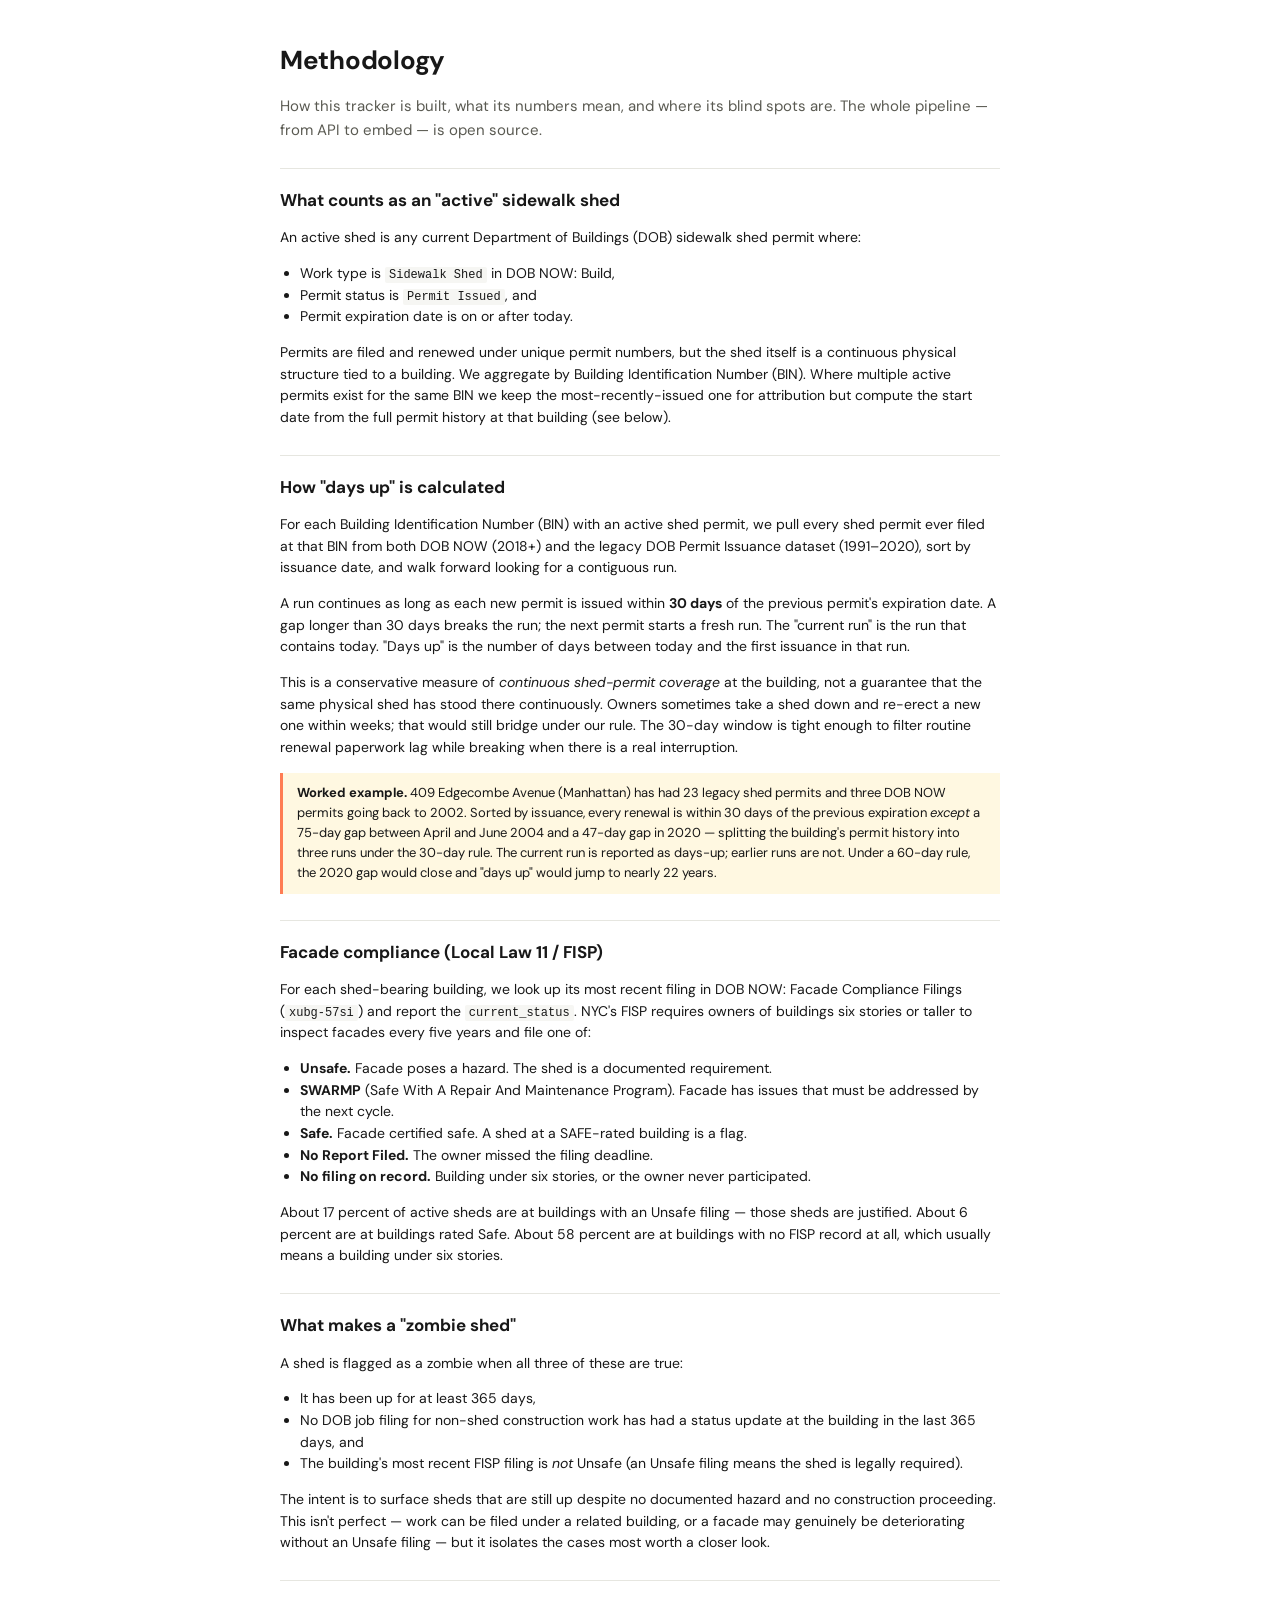
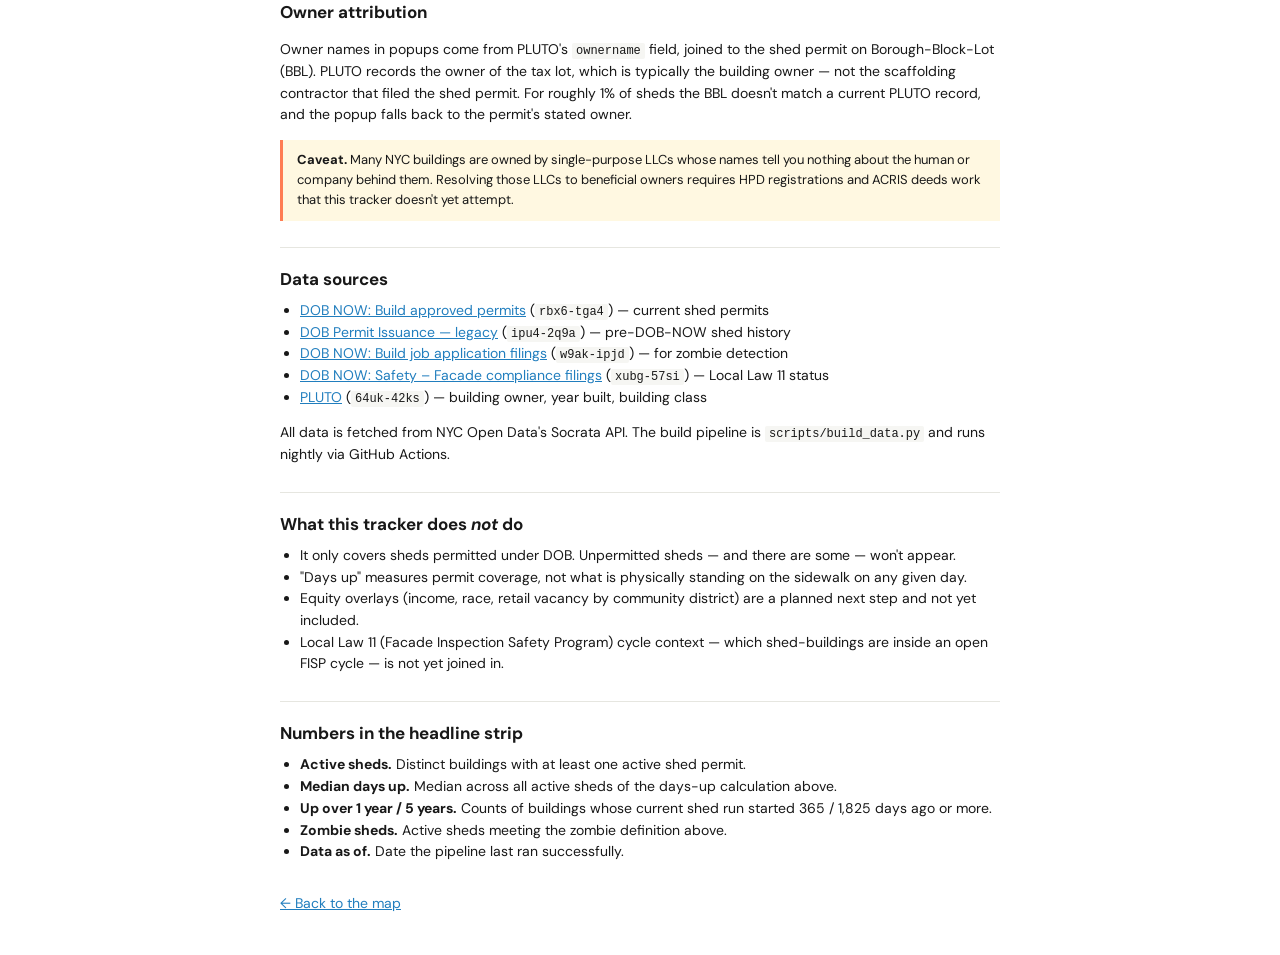
<file: methodology.html>
<!doctype html>
<html lang="en">
<head>
<meta charset="utf-8">
<meta name="viewport" content="width=device-width,initial-scale=1">
<title>Methodology — NYC sidewalk shed tracker</title>
<link href="https://fonts.googleapis.com/css2?family=DM+Sans:wght@400;500;600;700&display=swap" rel="stylesheet">
<style>
  body { font-family: 'DM Sans', sans-serif; max-width: 720px; margin: 40px auto; padding: 0 20px; color: #181818; line-height: 1.55; }
  h1 { font-size: 26px; letter-spacing: -0.01em; margin-bottom: 6px; }
  h2 { font-size: 17px; margin: 26px 0 8px; border-top: 1px solid #e6e6e0; padding-top: 18px; }
  h3 { font-size: 14px; margin: 16px 0 4px; color: #5a5a52; text-transform: uppercase; letter-spacing: 0.06em; }
  p, li { font-size: 14px; }
  ul { padding-left: 20px; margin: 6px 0 12px; }
  code { font-family: 'SF Mono', Consolas, monospace; font-size: 12px; background: #f6f6f3; padding: 1px 4px; border-radius: 2px; }
  a { color: #217ebe; }
  .lede { color: #5a5a52; font-size: 15px; }
  .caveat { background: #fff8e1; border-left: 3px solid #ff7c53; padding: 10px 14px; font-size: 13px; margin: 14px 0; }
</style>
</head>
<body>
<h1>Methodology</h1>
<p class="lede">How this tracker is built, what its numbers mean, and where its blind spots are. The whole pipeline — from API to embed — is open source.</p>

<h2>What counts as an "active" sidewalk shed</h2>
<p>An active shed is any current Department of Buildings (DOB) sidewalk shed permit where:</p>
<ul>
  <li>Work type is <code>Sidewalk Shed</code> in DOB NOW: Build,</li>
  <li>Permit status is <code>Permit Issued</code>, and</li>
  <li>Permit expiration date is on or after today.</li>
</ul>
<p>Permits are filed and renewed under unique permit numbers, but the shed itself is a continuous physical structure tied to a building. We aggregate by Building Identification Number (BIN). Where multiple active permits exist for the same BIN we keep the most-recently-issued one for attribution but compute the start date from the full permit history at that building (see below).</p>

<h2>How "days up" is calculated</h2>
<p>For each Building Identification Number (BIN) with an active shed permit, we pull every shed permit ever filed at that BIN from both DOB NOW (2018+) and the legacy DOB Permit Issuance dataset (1991–2020), sort by issuance date, and walk forward looking for a contiguous run.</p>
<p>A run continues as long as each new permit is issued within <strong>30 days</strong> of the previous permit's expiration date. A gap longer than 30 days breaks the run; the next permit starts a fresh run. The "current run" is the run that contains today. "Days up" is the number of days between today and the first issuance in that run.</p>
<p>This is a conservative measure of <em>continuous shed-permit coverage</em> at the building, not a guarantee that the same physical shed has stood there continuously. Owners sometimes take a shed down and re-erect a new one within weeks; that would still bridge under our rule. The 30-day window is tight enough to filter routine renewal paperwork lag while breaking when there is a real interruption.</p>
<div class="caveat"><strong>Worked example.</strong> 409 Edgecombe Avenue (Manhattan) has had 23 legacy shed permits and three DOB NOW permits going back to 2002. Sorted by issuance, every renewal is within 30 days of the previous expiration <em>except</em> a 75-day gap between April and June 2004 and a 47-day gap in 2020 — splitting the building's permit history into three runs under the 30-day rule. The current run is reported as days-up; earlier runs are not. Under a 60-day rule, the 2020 gap would close and "days up" would jump to nearly 22 years.</div>

<h2>Facade compliance (Local Law 11 / FISP)</h2>
<p>For each shed-bearing building, we look up its most recent filing in DOB NOW: Facade Compliance Filings (<code>xubg-57si</code>) and report the <code>current_status</code>. NYC's FISP requires owners of buildings six stories or taller to inspect facades every five years and file one of:</p>
<ul>
  <li><strong>Unsafe.</strong> Facade poses a hazard. The shed is a documented requirement.</li>
  <li><strong>SWARMP</strong> (Safe With A Repair And Maintenance Program). Facade has issues that must be addressed by the next cycle.</li>
  <li><strong>Safe.</strong> Facade certified safe. A shed at a SAFE-rated building is a flag.</li>
  <li><strong>No Report Filed.</strong> The owner missed the filing deadline.</li>
  <li><strong>No filing on record.</strong> Building under six stories, or the owner never participated.</li>
</ul>
<p>About 17 percent of active sheds are at buildings with an Unsafe filing — those sheds are justified. About 6 percent are at buildings rated Safe. About 58 percent are at buildings with no FISP record at all, which usually means a building under six stories.</p>

<h2>What makes a "zombie shed"</h2>
<p>A shed is flagged as a zombie when all three of these are true:</p>
<ul>
  <li>It has been up for at least 365 days,</li>
  <li>No DOB job filing for non-shed construction work has had a status update at the building in the last 365 days, and</li>
  <li>The building's most recent FISP filing is <em>not</em> Unsafe (an Unsafe filing means the shed is legally required).</li>
</ul>
<p>The intent is to surface sheds that are still up despite no documented hazard and no construction proceeding. This isn't perfect — work can be filed under a related building, or a facade may genuinely be deteriorating without an Unsafe filing — but it isolates the cases most worth a closer look.</p>

<h2>Owner attribution</h2>
<p>Owner names in popups come from PLUTO's <code>ownername</code> field, joined to the shed permit on Borough-Block-Lot (BBL). PLUTO records the owner of the tax lot, which is typically the building owner — not the scaffolding contractor that filed the shed permit. For roughly 1% of sheds the BBL doesn't match a current PLUTO record, and the popup falls back to the permit's stated owner.</p>
<div class="caveat"><strong>Caveat.</strong> Many NYC buildings are owned by single-purpose LLCs whose names tell you nothing about the human or company behind them. Resolving those LLCs to beneficial owners requires HPD registrations and ACRIS deeds work that this tracker doesn't yet attempt.</div>

<h2>Data sources</h2>
<ul>
  <li><a href="https://data.cityofnewyork.us/Housing-Development/DOB-NOW-Build-Approved-Permits/rbx6-tga4">DOB NOW: Build approved permits</a> (<code>rbx6-tga4</code>) — current shed permits</li>
  <li><a href="https://data.cityofnewyork.us/Housing-Development/DOB-Permit-Issuance/ipu4-2q9a">DOB Permit Issuance — legacy</a> (<code>ipu4-2q9a</code>) — pre-DOB-NOW shed history</li>
  <li><a href="https://data.cityofnewyork.us/Housing-Development/DOB-NOW-Build-Job-Application-Filings/w9ak-ipjd">DOB NOW: Build job application filings</a> (<code>w9ak-ipjd</code>) — for zombie detection</li>
  <li><a href="https://data.cityofnewyork.us/Housing-Development/DOB-NOW-Safety-Facades-Compliance-Filings/xubg-57si">DOB NOW: Safety – Facade compliance filings</a> (<code>xubg-57si</code>) — Local Law 11 status</li>
  <li><a href="https://data.cityofnewyork.us/City-Government/Primary-Land-Use-Tax-Lot-Output-PLUTO-/64uk-42ks">PLUTO</a> (<code>64uk-42ks</code>) — building owner, year built, building class</li>
</ul>
<p>All data is fetched from NYC Open Data's Socrata API. The build pipeline is <code>scripts/build_data.py</code> and runs nightly via GitHub Actions.</p>

<h2>What this tracker does <em>not</em> do</h2>
<ul>
  <li>It only covers sheds permitted under DOB. Unpermitted sheds — and there are some — won't appear.</li>
  <li>"Days up" measures permit coverage, not what is physically standing on the sidewalk on any given day.</li>
  <li>Equity overlays (income, race, retail vacancy by community district) are a planned next step and not yet included.</li>
  <li>Local Law 11 (Facade Inspection Safety Program) cycle context — which shed-buildings are inside an open FISP cycle — is not yet joined in.</li>
</ul>

<h2>Numbers in the headline strip</h2>
<ul>
  <li><strong>Active sheds.</strong> Distinct buildings with at least one active shed permit.</li>
  <li><strong>Median days up.</strong> Median across all active sheds of the days-up calculation above.</li>
  <li><strong>Up over 1 year / 5 years.</strong> Counts of buildings whose current shed run started 365 / 1,825 days ago or more.</li>
  <li><strong>Zombie sheds.</strong> Active sheds meeting the zombie definition above.</li>
  <li><strong>Data as of.</strong> Date the pipeline last ran successfully.</li>
</ul>

<p style="margin-top: 30px"><a href="index.html">← Back to the map</a></p>
</body>
</html>
</file>
